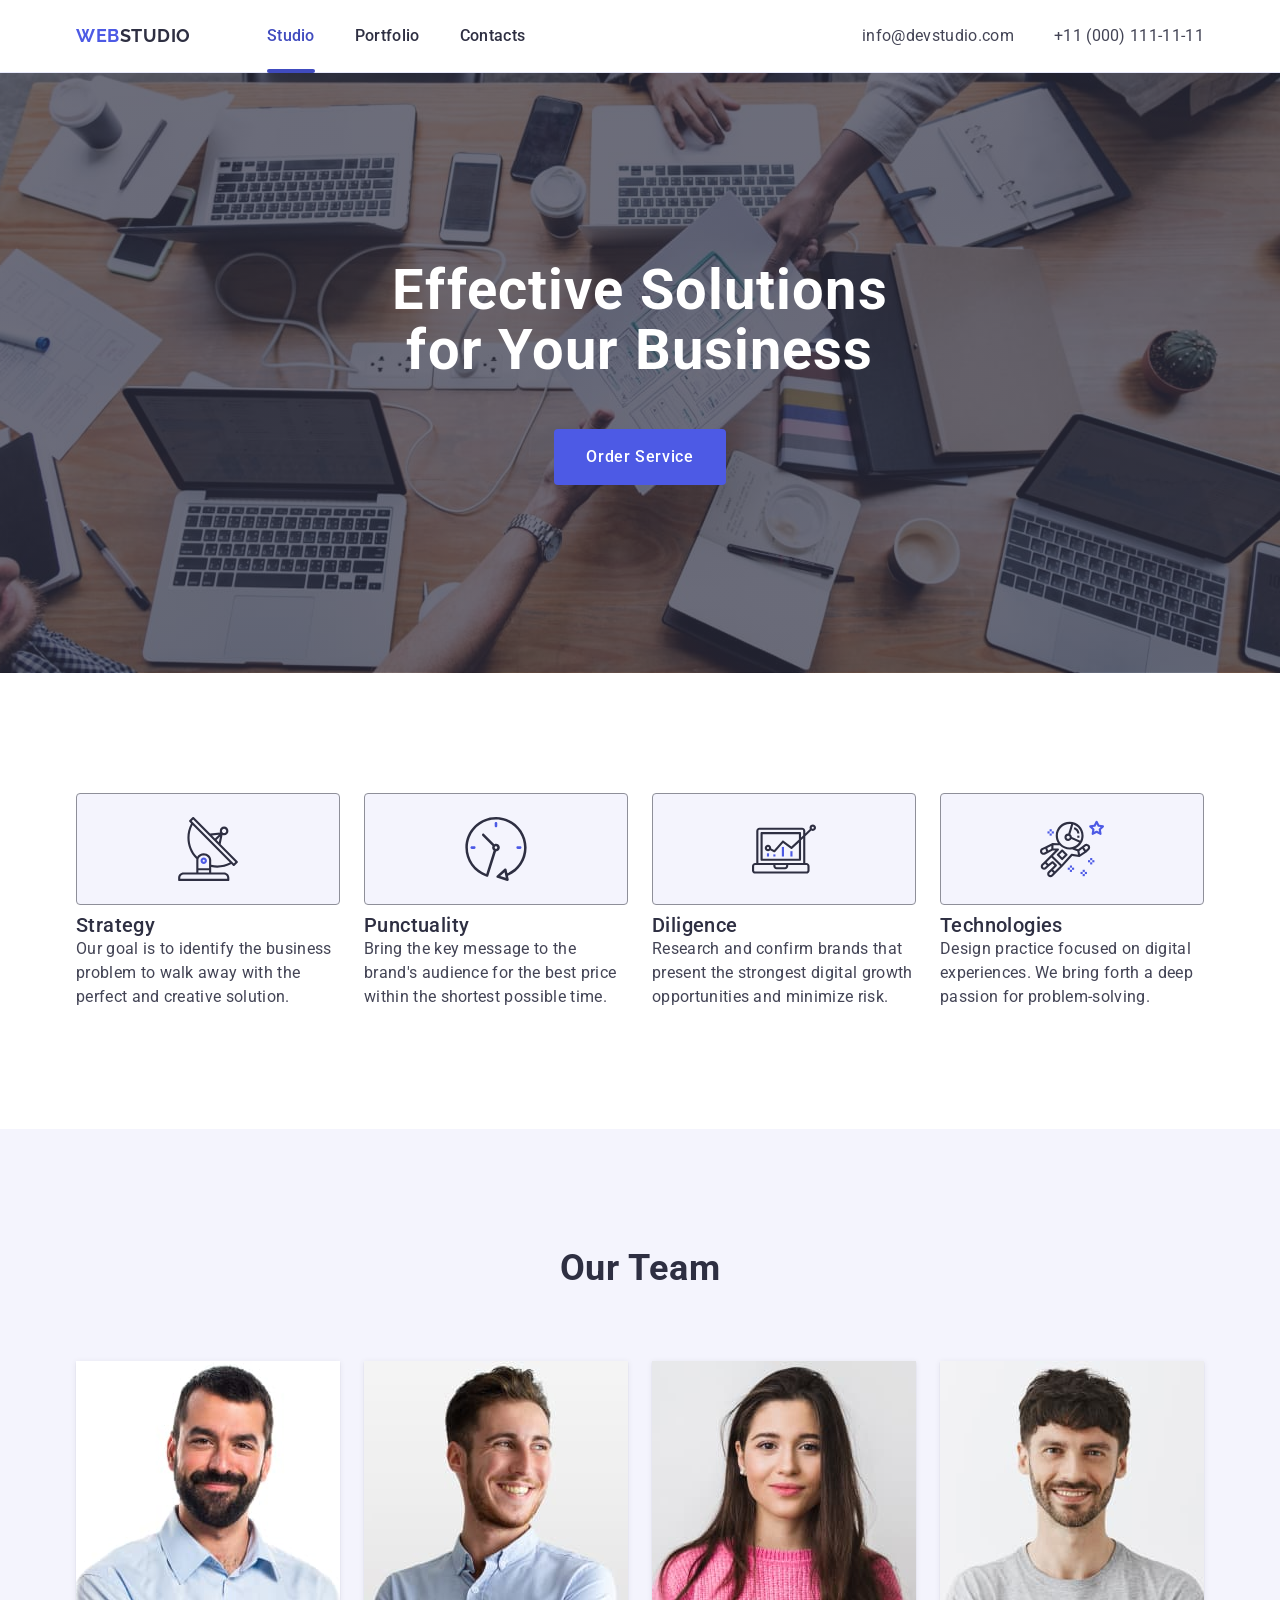
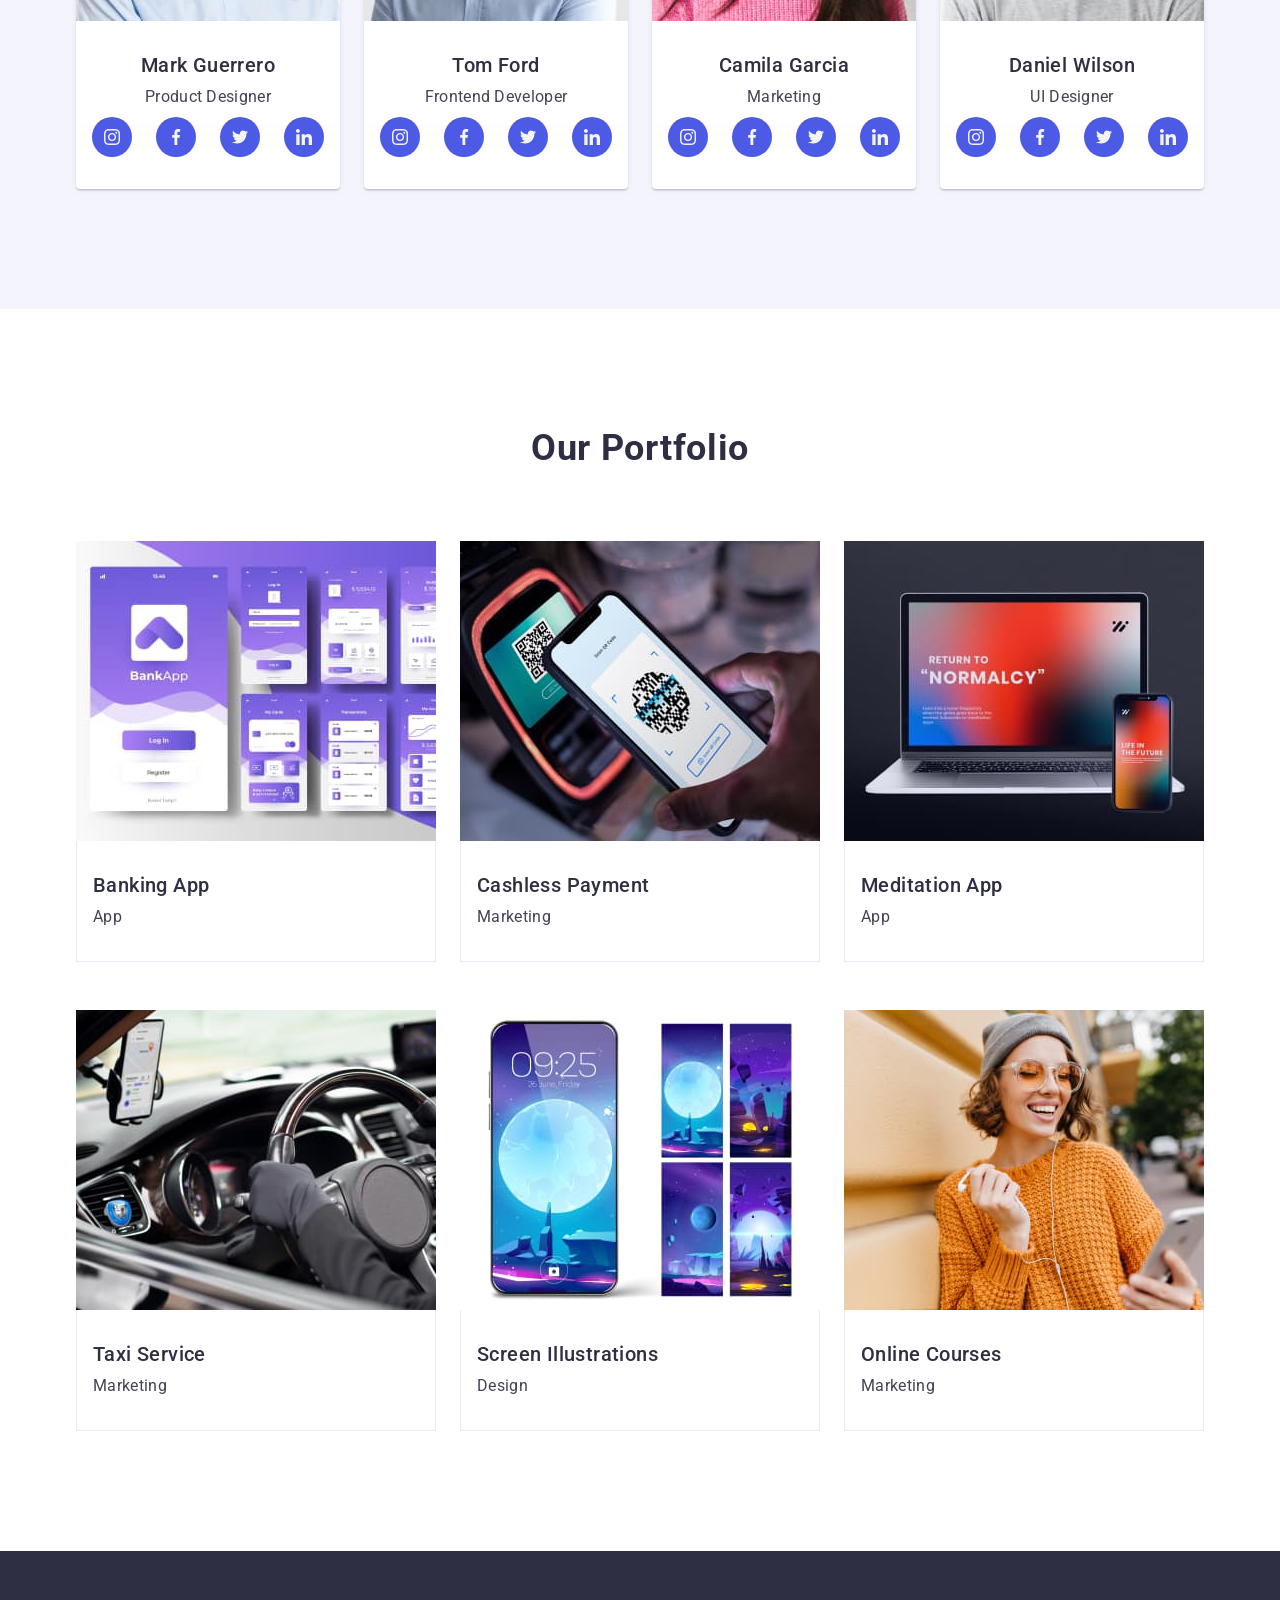
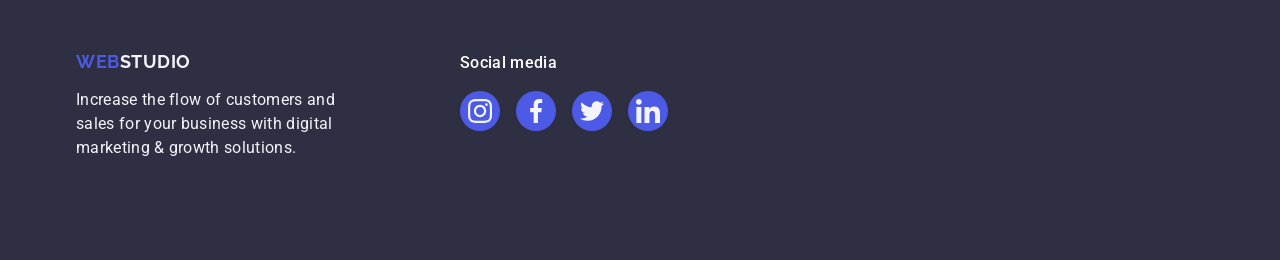
<file: index.html>
<!DOCTYPE html>
<html lang="en">
<head>
  <meta charset="UTF-8">
  <meta name="viewport" content="width=device-width, initial-scale=1.0">
  <title>Web Studio</title>
  <link rel="preconnect" href="https://fonts.googleapis.com">
  <link rel="preconnect" href="https://fonts.gstatic.com" crossorigin>
  <link href="https://fonts.googleapis.com/css2?family=Raleway:wght@700&family=Roboto:wght@400;500;700&display=swap" rel="stylesheet">
  <link rel="stylesheet" href="https://cdnjs.cloudflare.com/ajax/libs/modern-normalize/2.0.0/modern-normalize.min.css">

  <link rel="stylesheet" href="./css/styles.css">
</head>
<body>

  <!-- Початок секції header -->
  <header class="header">
    <div class="container header-container">
      <nav class="header-nav">
      <a class="header-logo" href="./index.html">Web<span class="header-logo-studio">Studio</span></a>
        <ul class="header-list">
          <li class="header-item">
            <a class="header-link current" href="./index.html">Studio</a></li>
          <li class="header-item"><a class="header-link" href="">Portfolio</a></li>
          <li class="header-item"><a class="header-link" href="">Contacts</a></li>
        </ul>
      </nav>
      <address class="header-address">
        <ul class="header-address-list">
          <li class="header-address-item"><a class="header-address-link" href="mailto:info@devstudio.com">info@devstudio.com</a></li>
          <li class="header-address-item"><a class="header-address-link" href="tel:+110001111111">+11 (000) 111-11-11</a></li>
        </ul>
      </address>
    </div>
  </header>

  <!-- main -->
  <main>
    <!-- Початок секції hero -->
    <section class="hero">
     <div class="container">
        <h1 class="hero-title">Effective Solutions
          for Your Business</h1>
        <button class="hero-btn" type="button">Order Service</button>
     </div>
    </section>

    <!-- Початок секції Advantages -->
    <section class="advantages">
<div class="container">
        <h2 class="advantages-title visually-hidden">Advantages</h2>
        <Ul class="advantages-list">
          <li class="advantages-item">
            <div class="advantages-icon-box"><svg class="advantages-icon" width="64" height="64">
              <use href="./images/icons.svg#icon-antenna"></use>
            </svg></div>
            <h3 class="advantages-subtitle">Strategy</h3>
            <p class="advantages-text">Our goal is to identify the business problem to walk away with the perfect and creative solution. </p>
          </li>
          <li class="advantages-item">
            <div class="advantages-icon-box"><svg class="advantages-icon" width="64" height="64">
              <use href="./images/icons.svg#icon-clock"></use>
            </svg></div>
            <h3 class="advantages-subtitle">Punctuality</h3>
            <p class="advantages-text">Bring the key message to the brand's audience for the best price within the shortest possible time.</p>
          </li>
          <li class="advantages-item">
            <div class="advantages-icon-box"><svg class="advantages-icon" width="64" height="64">
              <use href="./images/icons.svg#icon-diagram"></use>
            </svg></div>
            <h3 class="advantages-subtitle">Diligence</h3>
            <p class="advantages-text">Research and confirm brands that present the strongest digital growth opportunities and minimize risk.</p>
          </li>
          <li class="advantages-item">
            <div class="advantages-icon-box"><svg class="advantages-icon" width="64" height="64">
              <use href="./images/icons.svg#icon-astronaut"></use>
            </svg></div>
            <h3 class="advantages-subtitle">Technologies</h3>
            <p class="advantages-text">Design practice focused on digital experiences. We bring forth a deep passion for problem-solving.</p>
          </li>
        </Ul>
</div>
    </section>

    <!-- Початок секції Team -->
    <section class="team">
<div class="container">
        <h2 class="team-title">Our Team</h2>
        <ul class="team-list">
          <li class="team-item">
            <img class="team-img" src="./images/img1.jpg" alt="Mark Guerrero photo" width="264" height="260">
            <div class="about-member">
              <h3 class="team-subtitle">Mark Guerrero</h3>
              <p class="team-text">Product Designer</p>
              <ul class="team-soc-list">
                <li class="team-soc-item"><a class="team-soc-link" href=""><svg class="soc-icon" width="16" height="16">
                  <use href="./images/icons.svg#icon-instagram"></use>
                </svg></a></li>
                <li class="team-soc-item"><a class="team-soc-link" href=""><svg class="soc-icon" width="16" height="16">
                  <use href="./images/icons.svg#icon-facebook"></use>
                </svg></a></li>
                <li class="team-soc-item"><a class="team-soc-link" href=""><svg class="soc-icon" width="16" height="16">
                  <use href="./images/icons.svg#icon-twitter"></use>
                </svg></a></li>
                <li class="team-soc-item"><a class="team-soc-link" href=""><svg class="soc-icon" width="16" height="16">
                  <use href="./images/icons.svg#icon-linkedin"></use>
                </svg></a></li>
              </ul>
            </div>
          </li>
          <li class="team-item">
            <img class="team-img" src="./images/img2.jpg" alt="Tom Ford photo" width="264" height="260">
            <div class="about-member">
              <h3 class="team-subtitle">Tom Ford</h3>
              <p class="team-text">Frontend Developer</p>
              <ul class="team-soc-list">
                <li class="team-soc-item"><a class="team-soc-link" href=""><svg class="soc-icon" width="16" height="16">
                  <use href="./images/icons.svg#icon-instagram"></use>
                </svg></a></li>
                <li class="team-soc-item"><a class="team-soc-link" href=""><svg class="soc-icon" width="16" height="16">
                  <use href="./images/icons.svg#icon-facebook"></use>
                </svg></a></li>
                <li class="team-soc-item"><a class="team-soc-link" href=""><svg class="soc-icon" width="16" height="16">
                  <use href="./images/icons.svg#icon-twitter"></use>
                </svg></a></li>
                <li class="team-soc-item"><a class="team-soc-link" href=""><svg class="soc-icon" width="16" height="16">
                  <use href="./images/icons.svg#icon-linkedin"></use>
                </svg></a></li>
              </ul>
            </div>
          </li>
          <li class="team-item">
            <img class="team-img" src="./images/img3.jpg" alt="Camila Garcia photo" width="264" height="260">
            <div class="about-member">
              <h3 class="team-subtitle">Camila Garcia</h3>
              <p class="team-text">Marketing</p>
              <ul class="team-soc-list">
                <li class="team-soc-item"><a class="team-soc-link" href=""><svg class="soc-icon" width="16" height="16">
                  <use href="./images/icons.svg#icon-instagram"></use>
                </svg></a></li>
                <li class="team-soc-item"><a class="team-soc-link" href=""><svg class="soc-icon" width="16" height="16">
                  <use href="./images/icons.svg#icon-facebook"></use>
                </svg></a></li>
                <li class="team-soc-item"><a class="team-soc-link" href=""><svg class="soc-icon" width="16" height="16">
                  <use href="./images/icons.svg#icon-twitter"></use>
                </svg></a></li>
                <li class="team-soc-item"><a class="team-soc-link" href=""><svg class="soc-icon" width="16" height="16">
                  <use href="./images/icons.svg#icon-linkedin"></use>
                </svg></a></li>
              </ul>
            </div>
          </li>
          <li class="team-item">
            <img class="team-img" src="./images/img4.jpg" alt="Daniel Wilson photo" width="264" height="260">
            <div class="about-member">
              <h3 class="team-subtitle">Daniel Wilson</h3>
              <p class="team-text">UI Designer</p>
              <ul class="team-soc-list">
                <li class="team-soc-item"><a class="team-soc-link" href=""><svg class="soc-icon" width="16" height="16">
                  <use href="./images/icons.svg#icon-instagram"></use>
                </svg></a></li>
                <li class="team-soc-item"><a class="team-soc-link" href=""><svg class="soc-icon" width="16" height="16">
                  <use href="./images/icons.svg#icon-facebook"></use>
                </svg></a></li>
                <li class="team-soc-item"><a class="team-soc-link" href=""><svg class="soc-icon" width="16" height="16">
                  <use href="./images/icons.svg#icon-twitter"></use>
                </svg></a></li>
                <li class="team-soc-item"><a class="team-soc-link" href=""><svg class="soc-icon" width="16" height="16">
                  <use href="./images/icons.svg#icon-linkedin"></use>
                </svg></a></li>
              </ul>
            </div>
          </li>
        </ul>
</div>
    </section>

    <!-- Початок секції Портфоліо -->
     <Section class="portfolio">
<div class="container">
        <h2 class="portfolio-title">Our Portfolio</h2>
        <ul class="portfolio-list">
          <li class="portfolio-item">
            <div class="portfolio-thumb"><img class="portfolio-img" src="./images/card1.jpg" alt="Banking App" width="360" height="300">
              <p class="portfolio-item-text">14 Stylish and User-Friendly App Design Concepts · Task Manager App · Calorie Tracker App · Exotic Fruit Ecommerce App · Cloud Storage App</p>
            </div>
            
            <div class="about-app">
              <h3 class="portfolio-subtitle">Banking App</h3>
              <p class="portfolio-text">App</p>
            </div>
          </li>
          <li class="portfolio-item">
            <div class="portfolio-thumb">
              <img class="portfolio-img" src="./images/card2.jpg" alt="Terminal and smartphone" width="360" height="300">
              <p class="portfolio-item-text">14 Stylish and User-Friendly App Design Concepts · Task Manager App · Calorie Tracker App · Exotic Fruit Ecommerce App · Cloud Storage App</p>
            </div>
            <div class="about-app">
              <h3 class="portfolio-subtitle">Cashless Payment</h3>
              <p class="portfolio-text">Marketing</p>
            </div>
          </li>
          <li class="portfolio-item">
            <div class="portfolio-thumb">
              <img class="portfolio-img" src="./images/card3.jpg" alt="macbook" width="360" height="300">
              <p class="portfolio-item-text">14 Stylish and User-Friendly App Design Concepts · Task Manager App · Calorie Tracker App · Exotic Fruit Ecommerce App · Cloud Storage App</p>
            </div>
            <div class="about-app">
              <h3 class="portfolio-subtitle">Meditation App</h3>
              <p class="portfolio-text">App</p>
            </div>
          </li>
          <li class="portfolio-item">
            <div class="portfolio-thumb">
              <img class="portfolio-img" src="./images/card4.jpg" alt="Taxi" width="360" height="300">
              <p class="portfolio-item-text">14 Stylish and User-Friendly App Design Concepts · Task Manager App · Calorie Tracker App · Exotic Fruit Ecommerce App · Cloud Storage App</p>
            </div>
            <div class="about-app">
              <h3 class="portfolio-subtitle">Taxi Service</h3>
              <p class="portfolio-text">Marketing</p>
            </div>
          </li>
          <li class="portfolio-item">
            <div class="portfolio-thumb">
              <img class="portfolio-img" src="./images/card5.jpg" alt="Screen Illustrations" width="360" height="300">
              <p class="portfolio-item-text">14 Stylish and User-Friendly App Design Concepts · Task Manager App · Calorie Tracker App · Exotic Fruit Ecommerce App · Cloud Storage App</p>
            </div>
            <div class="about-app">
              <h3 class="portfolio-subtitle">Screen Illustrations</h3>
              <p class="portfolio-text">Design</p>
            </div>
          </li>
          <li class="portfolio-item">
            <div class="portfolio-thumb">
              <img class="portfolio-img" src="./images/card6.jpg" alt="Girl with iphone" width="360" height="300">
              <p class="portfolio-item-text">14 Stylish and User-Friendly App Design Concepts · Task Manager App · Calorie Tracker App · Exotic Fruit Ecommerce App · Cloud Storage App</p>
            </div>
            <div class="about-app">
              <h3 class="portfolio-subtitle">Online Courses</h3>
              <p class="portfolio-text">Marketing</p>
            </div>
          </li>
        </ul>
</div>
     </Section>
  </main>
  <footer class="footer">
<div class="container footer-container">
  <div class="footer-blok">
        <a class="footer-link" href="./index.html">Web<span class="footer-logo-studio">Studio</span></a>
        <p class="footer-text">
          Increase the flow of customers and sales for your business with digital marketing & growth solutions.
        </p>
  </div>
    <div class="footer-soc">
      <p class="footer-soc-text">Social media</p>
      <ul class="footer-soc-list">
        <li class="footer-soc-item">
          <a class="footer-soc-link" href="">
            <svg class="soc-icon footer-soc-icon" width="24" height="24">
              <use href="./images/icons.svg#icon-instagram"></use>
            </svg>
          </a>
        </li>
        <li class="footer-soc-item">
          <a class="footer-soc-link" href="">
            <svg class="soc-icon footer-soc-icon" width="24" height="24">
              <use href="./images/icons.svg#icon-facebook"></use>
            </svg>
          </a>
        </li>
        <li class="footer-soc-item">
          <a class="footer-soc-link" href="">
            <svg class="soc-icon footer-soc-icon" width="24" height="24">
              <use href="./images/icons.svg#icon-twitter"></use>
            </svg>
          </a>
        </li>
        <li class="footer-soc-item">
          <a class="footer-soc-link" href="">
            <svg class="soc-icon footer-soc-icon" width="24" height="24">
              <use href="./images/icons.svg#icon-linkedin"></use>
            </svg>
          </a>
        </li>
      </ul>
      
    </div>
</div>
  </footer>
</body>
</html>
</file>
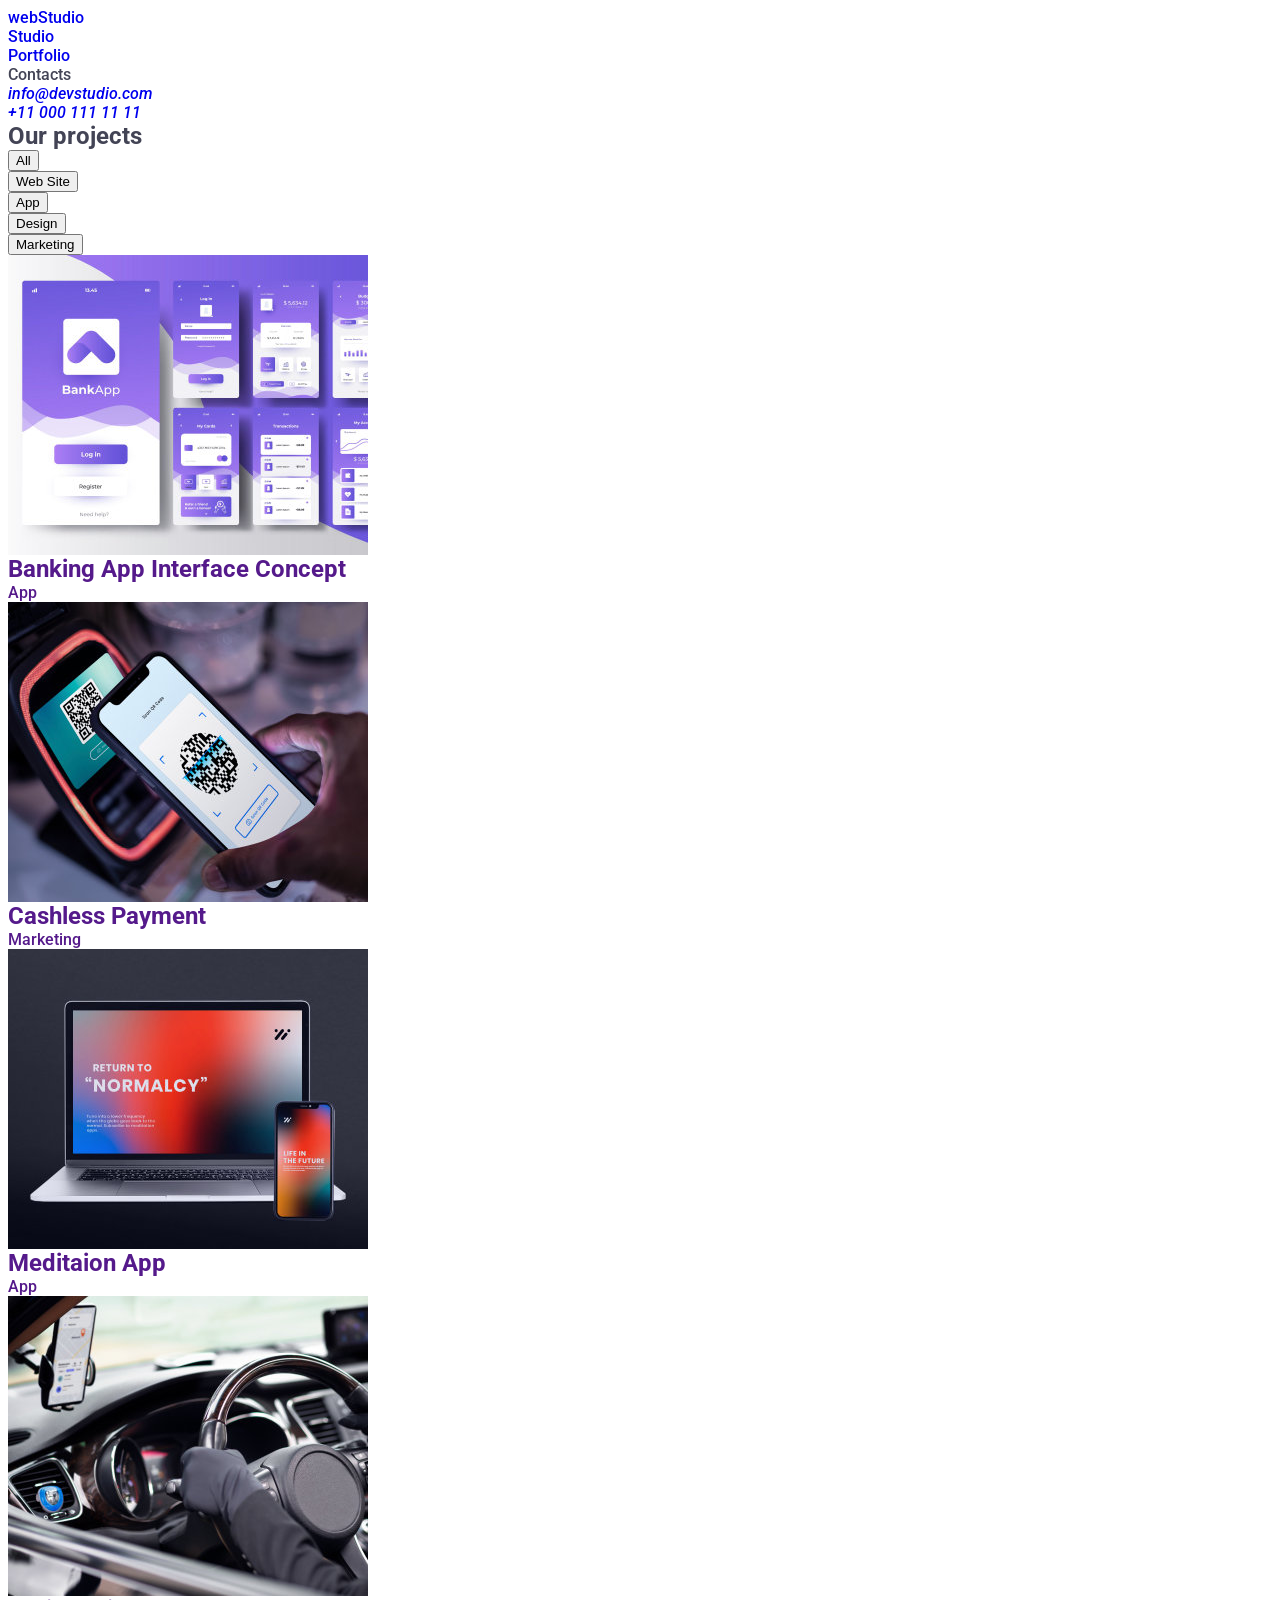
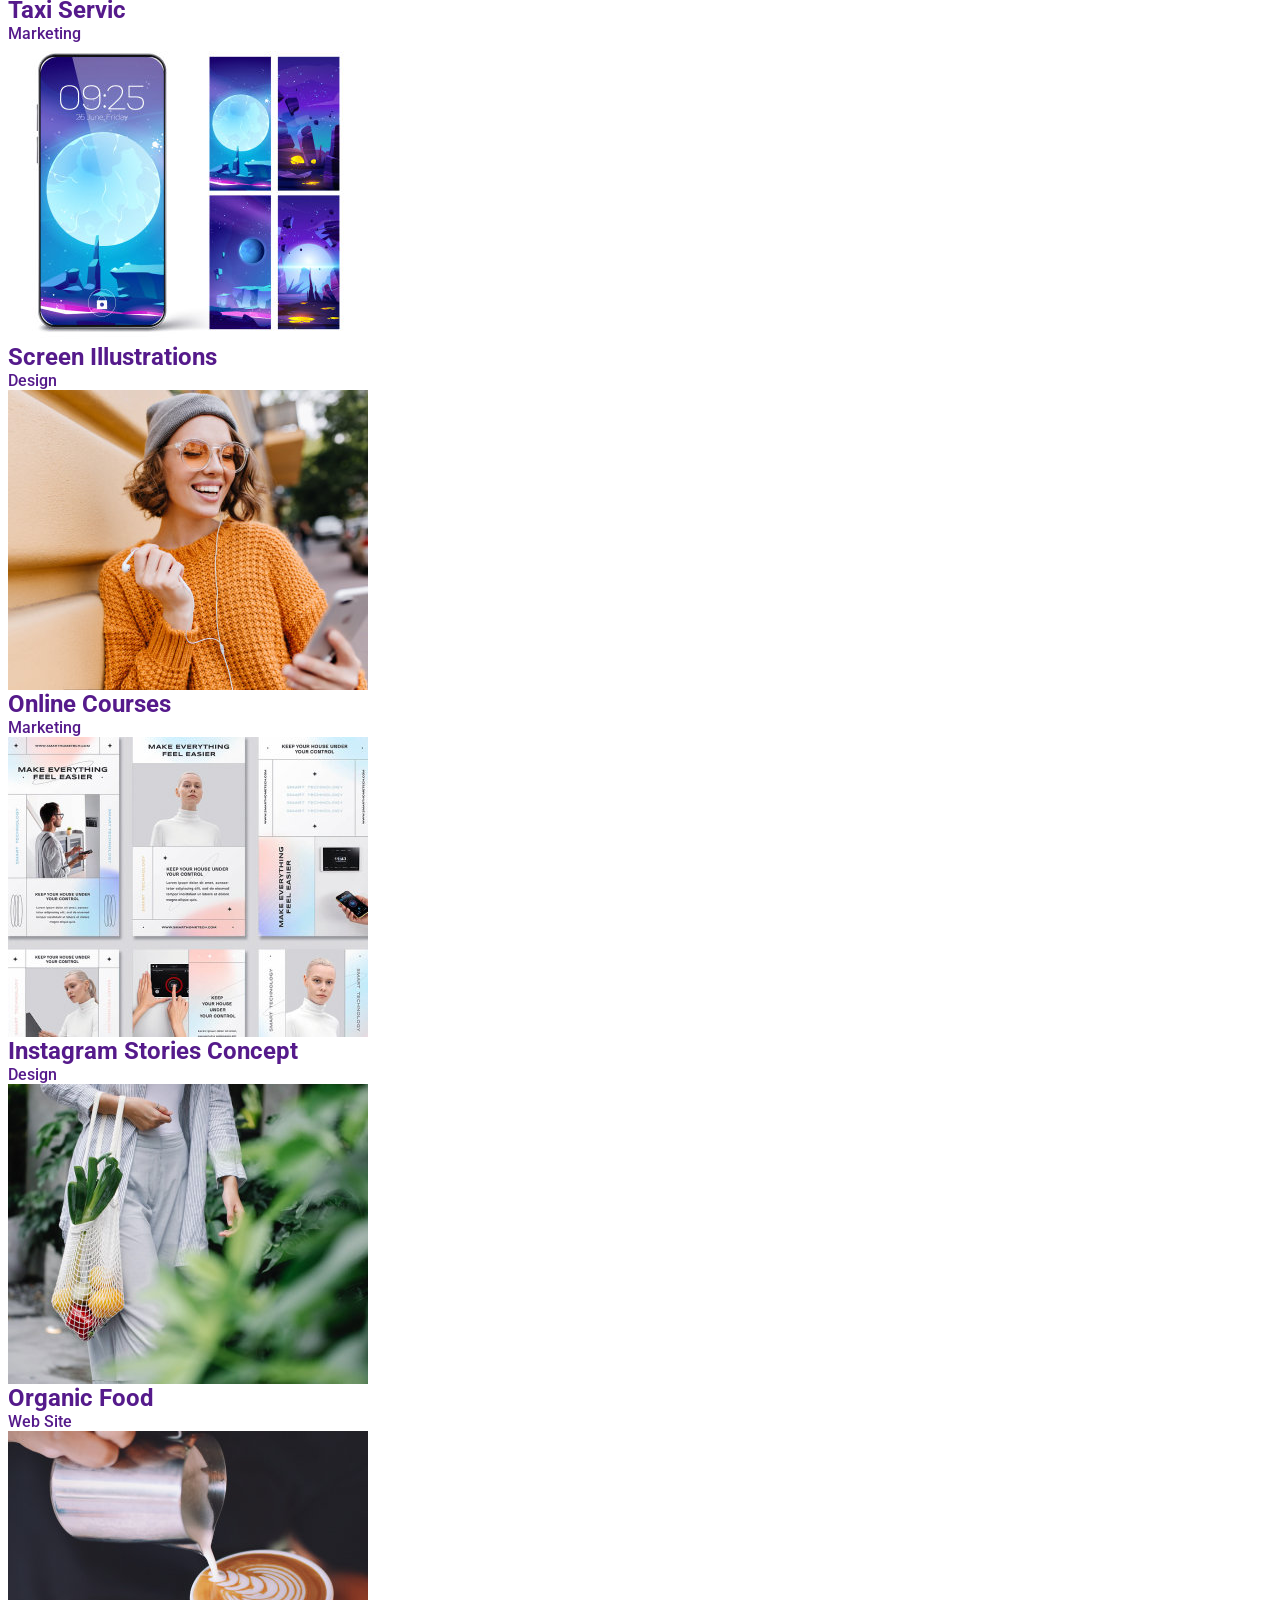
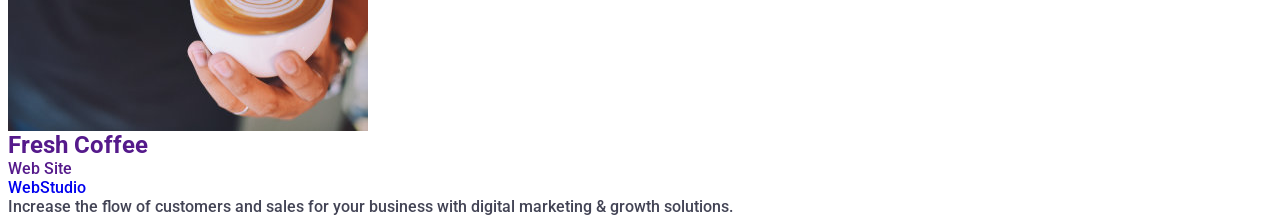
<file: portfolio.html>
<!DOCTYPE html>
<html lang="en">
<head>
  <meta charset="UTF-8">
  <meta http-equiv="X-UA-Compatible" content="IE=edge">
  <meta name="viewport" content="width=device-width, initial-scale=1.0">
  <title>Portfolio</title>
  <!--Google fonts-->
  <link rel="preconnect" href="https://fonts.googleapis.com">
  <link rel="preconnect" href="https://fonts.gstatic.com" crossorigin>
  <link href="https://fonts.googleapis.com/css2?family=Raleway:wght@800&family=Roboto:wght@400;500;700&display=swap" rel="stylesheet">
  <!--Подключение таблицы стилей-->
  <link rel="stylesheet" href="./css/styles.css">
</head>
<body>
  <header>
    <nav>
      <a href="./index.html">web<span>Studio</span></a>
      <ul>
        <li><a href="./index.html">Studio</a></li>
        <li><a href="./portfolio.html">Portfolio</a></li>
        <li><a href=""></a>Contacts</li>
      </ul>
    </nav>
    <address>
      <ul>
        <li><a href="mailto:info@devstudio.com">info@devstudio.com</a></li>
        <li><a href="tel:+110001111111">+11 000 111 11 11</a></li>
      </ul>
    </address>  
  </header>

  <!-- MAIN -->
  <main>
    <section>
      <h1>Our projects</h1>
      <ul>
        <li><button type="button">All</button></li>
        <li><button type="button">Web Site</button></li>
        <li><button type="button">App</button></li>
        <li><button type="button">Design</button></li>
        <li><button type="button">Marketing</button></li>
      </ul>
      <ul>
        <li>
          <a href="">
            <img src="./images/Project/project-1.jpg" alt="project 1" width="360">
            <h2>Banking App Interface Concept</h2>
            <p>App</p>
          </a>
        </li>
        <li>
          <a href="">
            <img src="./images/Project/project-2.jpg" alt="project 2" width="360">
            <h2>Cashless Payment</h2>
            <p>Marketing</p>
          </a>
        </li>
        <li>
          <a href="">
            <img src="./images/Project/project-3.jpg" alt="project 3" width="360">
            <h2>Meditaion App</h2>
            <p>App</p>
          </a>
        </li>
        <li>
          <a href="">
            <img src="./images/Project/project-4.jpg" alt="project 4" width="360">
            <h2>Taxi Servic</h2>
            <p>Marketing</p>
          </a>
        </li>
        <li>
          <a href="">
            <img src="./images/Project/project-5.jpg" alt="project 5" width="360">
            <h2>Screen Illustrations</h2>
            <p>Design</p>
          </a>
        </li>
        <li>
          <a href="">
            <img src="./images/Project/project-6.jpg" alt="project 6" width="360">
            <h2>Online Courses</h2>
            <p>Marketing</p>
          </a>
        </li>
        <li>
          <a href="">
            <img src="./images/Project/project-7.jpg" alt="project 7" width="360">
            <h2>Instagram Stories Concept</h2>
            <p>Design</p>
          </a>
        </li>
        <li>
          <a href="">
            <img src="./images/Project/project-8.jpg" alt="project 8" width="360">
            <h2>Organic Food</h2>
            <p>Web Site</p>
          </a>
        </li>
        <li>
          <a href="">
            <img src="./images/Project/project-9.jpg" alt="project 9" width="360">
            <h2>Fresh Coffee</h2>
            <p>Web Site</p>
          </a>
        </li>
      </ul>
    </section>
  </main>
  
  <!-- Footer -->
  <footer>
    <a href="./index.html">WebStudio</a>
    <p>Increase the flow of customers and sales for your business with digital marketing & growth solutions.</p>
  </footer>
</body>
</html>
</file>
<file: css/styles.css>
body {
  font-family: 'Roboto', sans-serif;
  /* font-size: ; */
  font-weight: 500 ;
  font-style: normal;
  color: #434455;
  background-color: #FFFFFF;
}
a {
  text-decoration: none;
}
p, h1, h2, h3, h4, h5, h6 {
  margin-top:  0;
  margin-bottom: 0;
}
ul{
  padding-left: 0;
  margin-top: 0;
  margin-bottom: 0;
  list-style-type: none;
}
img {
  display: block;
}
.container { 
  /* width: calc(1128px + 15px + 15px); */
  max-width: 1158px;
  padding-left: 15px;
  padding-right: 15px; 
  margin-left: auto;
  margin-right: auto;
  }
.header {
  border-bottom: 1px solid #e7e9fc;
  box-shadow: 0 1px 6px 0 rgba(46, 47, 66, 0.08), 0 1px 1px 0 rgba(46, 47, 66, 0.16), 0 2px 1px 0 rgba(46, 47, 66, 0.08);
}
.header-container {
  display: flex;
  align-items: center;
}
.header-nav {
display: flex;
justify-content: center;
align-items: center;
}
.header-logo {
  font-family: "Raleway", sans-serif;
  font-weight: 700;
  font-size: 18px;
  line-height: 117%;
  letter-spacing: 0.03em;
  text-transform: uppercase;
  color: #4d5ae5 ;
  margin-right: 76px;
  /* padding: 24px 0; */
}
.header-logo-studio {
  color: #2E2F42;
}
.header-link {
  font-family: 'Roboto', sans-serif;
  font-weight: 500;
  font-size: 16px;
  line-height: 150%;
  letter-spacing: 0.02em;
  color: #2E2F42;
  padding: 24px 0;
  display: block;
  transition: color 250ms cubic-bezier(0.4, 0, 0.2, 1);
}
.header-link.current {
  position: relative;
  /* виправлення помилки */
  color: #404bbf;
}
.header-link.current::after {
  content: '';
  position: absolute;
  left: 0;
  bottom: -1px;
  width: 100%;
  height: 4px;
  border-radius: 2px;
  background-color: #404BBF;
}
.header-list {
  display: flex;
  gap: 40px;
}
.header-address {
  font-style: normal;
  margin-left: auto;
}
.header-address-list {
  display: flex;
  gap: 40px;
  /* padding: 24px 0; */
}
.header-address-link {
  font-family: 'Roboto', sans-serif;
  font-weight: 400;
  font-size: 16px;
  line-height: 150%;
  letter-spacing: 0.02em;
  color: #434455;
  display: block;
  padding-top: 24px;
  padding-bottom: 24px;
  transition: color 250ms cubic-bezier(0.4, 0, 0.2, 1);
}

.hero {
  background-color: #2E2F42;
  background-image: linear-gradient(
    to bottom, 
    rgba(46, 47, 66, 0.7),
    rgba(46, 47, 66, 0.7) 
    ),
    url(../images/people-office.jpg);
  background-repeat: no-repeat;
  background-position: center;
  /* виправлення помилки max-width */
  max-width: 1440px;
  background-size: cover;
  margin-left: auto;
  margin-right: auto;
  padding-top: 188px;
  padding-bottom: 188px;
}
.hero-title {
  max-width: 496px;
  margin: 0 auto;
  font-size: 56px;
  line-height: 107%;
  letter-spacing: 0.02em;
  text-align: center;
  color: white;
  margin-bottom: 48px;
}
.hero-btn {
  display: block;
  margin: 0 auto;
  padding: 16px 32px;
  border-radius: 4px;
  font-family: 'Roboto', sans-serif;
  font-weight: 500;
  font-size: 16px;
  line-height: 150%;
  letter-spacing: 0.04em;
  background-color:#4D5AE5;
  color: white;
  cursor: pointer;
  min-width: 169px;
  height: 56px;
  border:none;
  /* помилки */
  transition: background-color 250ms cubic-bezier(0.4, 0, 0.2, 1);
  /* transition-property: color, background-color;
  transition-duration: 250ms;
  transition-timing-function: cubic-bezier(0.4, 0, 0.2, 1); */
}
.hero-btn:hover, .hero-btn:focus {
  background-color:#404BBF;
}
.advantages {
  padding-top: 120px;
  padding-bottom: 120px;
}
.visually-hidden {
  position: absolute;
  width: 1px;
  height: 1px;
  margin: -1px;
  border: 0;
  padding: 0;
  white-space: nowrap;
  clip-path: inset(100%);
  clip: rect(0 0 0 0);
  overflow: hidden;
}
.advantages-list {
  display: flex;
  gap: 24px;
}
.advantages-item {
  width: calc((100% - 3 * 24px ) / 4);
}
.advantages-icon-box {
  border: 1px solid #8e8f99;
  border-radius: 4px;
  width: 264px;
  height: 112px;
  display: flex;
  align-items: center;
  justify-content: center;
  background-color: #f4f4fd;
  margin-bottom: 8px;
}
.advantages-subtitle {
  font-weight: 500;
  font-size: 20px;
  line-height: 120%;
  letter-spacing: 0.02em;
  color: #2E2F42;
}
.advantages-text {
  font-weight: 400;
  font-size: 16px;
  line-height: 150%;
  letter-spacing: 0.02em;
  color: #434455;
}
.team {
  background-color: #F4F4FD;
  padding-top: 120px;
  padding-bottom: 120px;
}
.team-title {
  font-size: 36px;
  line-height: 111%;
  letter-spacing: 0.02em;
  text-align: center;
  text-transform: capitalize;
  color: #2E2F42;
  margin-bottom: 72px;
}
.team-list {
  display: flex;
  gap: 24px;
}
.team-item {
  background-color: #FFFFFF;
  width: calc((100% - 3 * 24px) / 4);
  border-radius: 0 0 4px 4px;
  transition: box-shadow 250ms cubic-bezier(0.4, 0, 0.2, 1);
  box-shadow: 0 2px 1px 0 rgba(46, 47, 66, 0.08), 0 1px 1px 0 rgba(46, 47, 66, 0.16), 0 1px 6px 0 rgba(46, 47, 66, 0.08);
}
.about-member {
  padding: 32px 0;
  text-align: center;
}
.team-subtitle {
  font-weight: 500;
  font-size: 20px;
  line-height: 120%;
  letter-spacing: 0.02em;
  /* text-align: center; */
  color: #2E2F42;
  margin-bottom: 8px;
}
.team-text {
  font-weight: 400;
  font-size: 16px;
  line-height: 150%;
  letter-spacing: 0.02em;
  /* text-align: center; */
  color: #434455;
}
.team-soc-list {
  margin-top: 8px;
  display: flex;
  gap: 24px;
  justify-content: center;
}
.team-soc-item {
  width: 40px;
  height: 40px;
}
.team-soc-link {
  width: 100%;
  height: 100%;
  background-color: #4d5ae5;
  border-radius: 50%;
  display: flex;
  justify-content: center;
  align-items: center;
  transition: background-color 250ms cubic-bezier(0.4, 0, 0.2, 1);
}
.team-soc-link:hover, .team-soc-link:focus  {
  background-color: #404BBF;
  border-radius: 50%;
}
.soc-icon {
  fill: #f4f4fd;
}
.portfolio {
  padding-top: 120px;
  padding-bottom: 120px;
}
.portfolio-title {
  margin-bottom: 72px;
  text-transform: capitalize;
  font-size: 36px;
  line-height: 111%;
  letter-spacing: 0.02em;
  text-align: center;
  color: #2E2F42;
}
.portfolio-list {
  display: flex;
  row-gap: 48px;
  column-gap: 24px;
  flex-wrap: wrap;
}
.portfolio-item {
  width: calc((100% - 2 * 24px ) / 3);
  transition: box-shadow 250ms cubic-bezier(0.4, 0, 0.2, 1);
}
.portfolio-item:hover {
  box-shadow: 0 2px 1px 0 rgba(46, 47, 66, 0.08), 0 1px 1px 0 rgba(46, 47, 66, 0.16), 0 1px 6px 0 rgba(46, 47, 66, 0.08);
}
.portfolio-item:hover .portfolio-item-text {
transform: translateY(0);
}
.portfolio-thumb {
  position: relative;
  overflow: hidden;
}
.portfolio-item-text {
  position: absolute;
  top: 0;
  left: 0;
  background-color: #4D5AE5;
  color: #F4F4FD;
  line-height: 1.5;
  letter-spacing: 0.02em;
  padding: 40px 32px;
  width: 100%;
  height: 100%;
  transform: translateY(100%);
  /* Приклад викладача */
  /* transition: transform 250ms linear; */
  transition: transform 250ms cubic-bezier(0.4, 0, 0.2, 1);
}

.portfolio-subtitle {
  margin-bottom: 8px;
  font-weight: 500;
  font-size: 20px;
  line-height: 120%;
  letter-spacing: 0.02em;
  color: #2E2F42;
}
.portfolio-text {
  font-weight: 400;
  font-size: 16px;
  line-height: 150%;
  letter-spacing: 0.02em;
  color: #434455;
}
.about-app {
  padding: 32px 16px;
  border: 1px solid #e7e9fc;
  border-top: none;
}
.footer {
  background-color: #2E2F42;
  padding-top: 100px;
  padding-bottom: 100px;
}
.footer-container {
  display: flex;
  align-items: baseline;
}
.footer-blok {
  margin-right: 120px;
  
}
.footer-link {
  display: inline-block;
  margin-bottom: 16px;
  font-family: "Raleway", sans-serif;
  font-weight: 700;
  font-size: 18px;
  line-height: 117%;
  letter-spacing: 0.03em;
  text-transform: uppercase;
  color: #4d5ae5;
}
.footer-logo-studio {
  color: #F4F4FD;
}
.footer-text {
  font-weight: 400;
  font-size: 16px;
  line-height: 150%;
  letter-spacing: 0.02em;
  color: #F4F4FD;
  max-width: 264px;
}
.footer-soc-text {
  font-weight: 500;
  font-size: 16px;
  line-height: 150%;
  letter-spacing: 0.02em;
  color: #fff;
  margin-bottom: 16px;

}
.footer-soc-list {
  display: flex;
  gap: 16px;
}
.footer-soc-item {
  width: 40px;
  height: 40px;
}
.footer-soc-link:hover, .footer-soc-link:focus {
  background-color: #31D0AA;
}
.footer-soc-link {
  width: 100%;
  height: 100%;
  background-color: #4d5ae5;
  border-radius: 50%;
  display: flex;
  justify-content: center;
  align-items: center;
  transition: background-color 250ms cubic-bezier(0.4, 0, 0.2, 1);
}
.footer-soc-icon {
  fill: #f4f4fd;
}

.header-address-link:hover, 
.header-address-link:focus, 
.header-link:hover, 
.header-link:focus,
.header-item.current {
  color: #404bbf;
}
</file>
